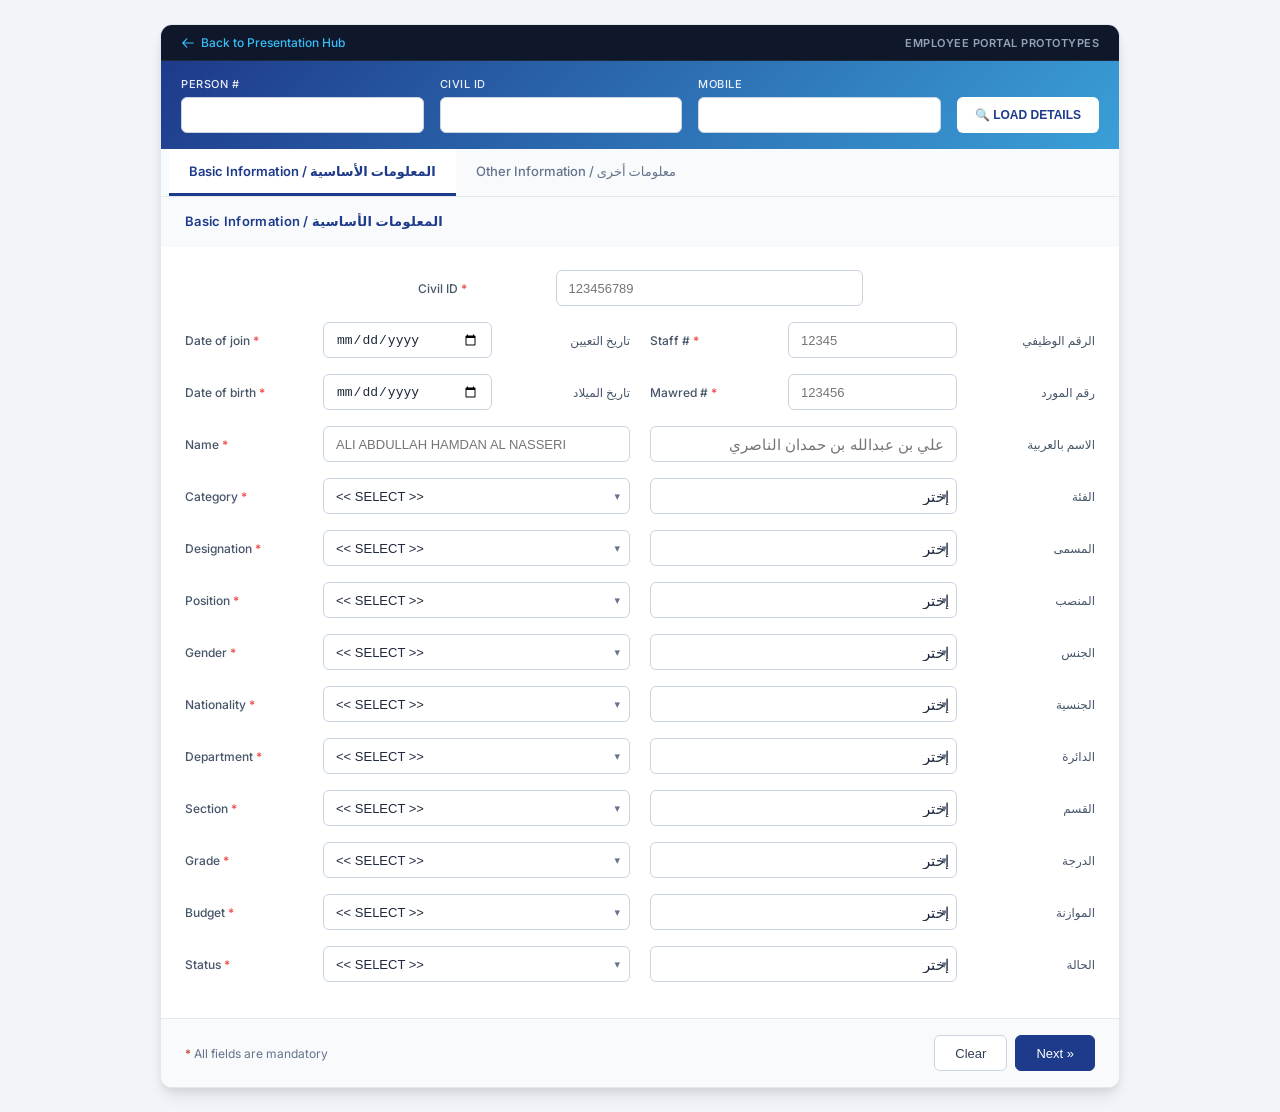
<file: employee_registration_form.html>
<!DOCTYPE html>
<html lang="en">

<head>
  <meta charset="UTF-8">
  <meta name="viewport" content="width=device-width, initial-scale=1.0">
  <title>Employee Registration</title>
  <link rel="stylesheet" href="assets/css/employee_registration_form.css">
</head>

<body>

  <div class="form-container">
    <!-- Top Navigation Bar -->
    <div class="top-nav-bar">
      <a href="index.html" class="back-link">
        <svg width="14" height="14" fill="none" stroke="currentColor" stroke-width="2" viewBox="0 0 24 24"
          xmlns="http://www.w3.org/2000/svg">
          <path stroke-linecap="round" stroke-linejoin="round" d="M10 19l-7-7m0 0l7-7m-7 7h18"></path>
        </svg>
        Back to Presentation Hub
      </a>
      <span class="project-title">Employee Portal Prototypes</span>
    </div>

    <!-- Search bar -->
    <div class="search-bar">
      <div><label>Person #</label><input type="text" id="s-person" placeholder=""></div>
      <div><label>Civil ID</label><input type="text" id="s-civil" placeholder=""></div>
      <div><label>Mobile</label><input type="text" id="s-mobile" placeholder=""></div>
      <button class="load-btn" onclick="doLoad()">&#128269; LOAD DETAILS</button>
    </div>

    <div class="found-banner" id="found-banner">
      &#10003; <span id="found-text">Person found and pre-filled.</span>
      <span style="margin-left:auto;font-size:11px">Existing person · New employee record will be created</span>
    </div>

    <!-- Tabs -->
    <div class="tabs-nav">
      <div class="tnav active" id="tnav1" onclick="goTab(1)">Basic Information / المعلومات الأساسية</div>
      <div class="tnav" id="tnav2" onclick="goTab(2)">Other Information / معلومات أخرى</div>
    </div>

    <!-- ══════════ TAB 1 ══════════ -->
    <div class="tab-panel active" id="tp1">
      <div class="sec-label">Basic Information / المعلومات الأساسية</div>
      <div class="form-body">

        <!-- ROW: Civil ID only (centred with exact same width as standard fields) -->
        <div class="frow civil-row">
          <div class="fc en-only">
            <span class="en-lbl">Civil ID <span class="req">*</span></span>
            <input type="text" id="civil-id" placeholder="123456789">
          </div>
        </div>

        <!-- ROW: Date of join | Staff # -->
        <div class="frow" style="grid-template-columns:1fr 1fr">
          <div class="fc">
            <span class="en-lbl">Date of join <span class="req">*</span></span>
            <input type="date" id="join-date">
            <span class="ar-lbl">تاريخ التعيين</span>
          </div>
          <div class="fc">
            <span class="en-lbl">Staff # <span class="req">*</span></span>
            <input type="text" id="staff-num" placeholder="12345">
            <span class="ar-lbl">الرقم الوظيفي</span>
          </div>
        </div>

        <!-- ROW: Date of birth | Mawred # -->
        <div class="frow" style="grid-template-columns:1fr 1fr">
          <div class="fc">
            <span class="en-lbl">Date of birth <span class="req">*</span></span>
            <input type="date" id="dob">
            <span class="ar-lbl">تاريخ الميلاد</span>
          </div>
          <div class="fc">
            <span class="en-lbl">Mawred # <span class="req">*</span></span>
            <input type="text" id="mawred" placeholder="123456">
            <span class="ar-lbl">رقم المورد</span>
          </div>
        </div>

        <!-- ROW: Name EN | Name AR -->
        <div class="frow" style="grid-template-columns:1fr 1fr">
          <div class="fc en-only">
            <span class="en-lbl">Name <span class="req">*</span></span>
            <input type="text" id="name-en" placeholder="ALI ABDULLAH HAMDAN AL NASSERI"
              style="text-transform:uppercase">
          </div>
          <div class="fc ar-only">
            <input type="text" id="name-ar" dir="rtl" placeholder="علي بن عبدالله بن حمدان الناصري"
              style="text-align:right">
            <span class="ar-lbl">الاسم بالعربية</span>
          </div>
        </div>

        <!-- ROW: Category EN | Category AR -->
        <div class="frow" style="grid-template-columns:1fr 1fr">
          <div class="fc en-only">
            <span class="en-lbl">Category <span class="req">*</span></span>
            <div class="sw"><select id="category" onchange="sync('category','category-ar')">
                <option value="">&lt;&lt; SELECT &gt;&gt;</option>
                <option>Medical</option>
                <option>Nursing</option>
                <option>Allied Health</option>
                <option>Administrative</option>
                <option>Support</option>
              </select></div>
          </div>
          <div class="fc ar-only">
            <div class="sw"><select id="category-ar" dir="rtl" onchange="sync('category-ar','category')"
                style="text-align:right;padding:0 7px 0 22px">
                <option value="">إختر</option>
                <option>طبي</option>
                <option>تمريض</option>
                <option>صحة مساندة</option>
                <option>إداري</option>
                <option>دعم</option>
              </select></div>
            <span class="ar-lbl">الفئة</span>
          </div>
        </div>

        <!-- ROW: Designation EN | AR -->
        <div class="frow" style="grid-template-columns:1fr 1fr">
          <div class="fc en-only">
            <span class="en-lbl">Designation <span class="req">*</span></span>
            <div class="sw"><select id="designation" onchange="sync('designation','designation-ar')">
                <option value="">&lt;&lt; SELECT &gt;&gt;</option>
                <option>Doctor</option>
                <option>Nurse</option>
                <option>Technician</option>
                <option>Administrator</option>
                <option>Other</option>
              </select></div>
          </div>
          <div class="fc ar-only">
            <div class="sw"><select id="designation-ar" dir="rtl" onchange="sync('designation-ar','designation')"
                style="text-align:right;padding:0 7px 0 22px">
                <option value="">إختر</option>
                <option>طبيب</option>
                <option>ممرض</option>
                <option>تقني</option>
                <option>إداري</option>
                <option>أخرى</option>
              </select></div>
            <span class="ar-lbl">المسمى</span>
          </div>
        </div>

        <!-- ROW: Position EN | AR -->
        <div class="frow" style="grid-template-columns:1fr 1fr">
          <div class="fc en-only">
            <span class="en-lbl">Position <span class="req">*</span></span>
            <div class="sw"><select id="position" onchange="sync('position','position-ar')">
                <option value="">&lt;&lt; SELECT &gt;&gt;</option>
                <option>Head of Department</option>
                <option>Senior</option>
                <option>Junior</option>
                <option>Intern</option>
              </select></div>
          </div>
          <div class="fc ar-only">
            <div class="sw"><select id="position-ar" dir="rtl" onchange="sync('position-ar','position')"
                style="text-align:right;padding:0 7px 0 22px">
                <option value="">إختر</option>
                <option>رئيس قسم</option>
                <option>أول</option>
                <option>ثانٍ</option>
                <option>متدرب</option>
              </select></div>
            <span class="ar-lbl">المنصب</span>
          </div>
        </div>

        <!-- ROW: Gender EN | AR -->
        <div class="frow" style="grid-template-columns:1fr 1fr">
          <div class="fc en-only">
            <span class="en-lbl">Gender <span class="req">*</span></span>
            <div class="sw"><select id="gender" onchange="sync('gender','gender-ar')">
                <option value="">&lt;&lt; SELECT &gt;&gt;</option>
                <option>Male</option>
                <option>Female</option>
              </select></div>
          </div>
          <div class="fc ar-only">
            <div class="sw"><select id="gender-ar" dir="rtl" onchange="sync('gender-ar','gender')"
                style="text-align:right;padding:0 7px 0 22px">
                <option value="">إختر</option>
                <option>ذكر</option>
                <option>أنثى</option>
              </select></div>
            <span class="ar-lbl">الجنس</span>
          </div>
        </div>

        <!-- ROW: Nationality EN | AR -->
        <div class="frow" style="grid-template-columns:1fr 1fr">
          <div class="fc en-only">
            <span class="en-lbl">Nationality <span class="req">*</span></span>
            <div class="sw"><select id="nationality" onchange="sync('nationality','nationality-ar')">
                <option value="">&lt;&lt; SELECT &gt;&gt;</option>
                <option>Omani</option>
                <option>Other</option>
              </select></div>
          </div>
          <div class="fc ar-only">
            <div class="sw"><select id="nationality-ar" dir="rtl" onchange="sync('nationality-ar','nationality')"
                style="text-align:right;padding:0 7px 0 22px">
                <option value="">إختر</option>
                <option>عُماني</option>
                <option>أخرى</option>
              </select></div>
            <span class="ar-lbl">الجنسية</span>
          </div>
        </div>

        <!-- ROW: Department EN | AR -->
        <div class="frow" style="grid-template-columns:1fr 1fr">
          <div class="fc en-only">
            <span class="en-lbl">Department <span class="req">*</span></span>
            <div class="sw"><select id="department" onchange="sync('department','department-ar')">
                <option value="">&lt;&lt; SELECT &gt;&gt;</option>
                <option>Emergency</option>
                <option>Paediatrics</option>
                <option>Surgery</option>
                <option>Radiology</option>
                <option>Internal Medicine</option>
              </select></div>
          </div>
          <div class="fc ar-only">
            <div class="sw"><select id="department-ar" dir="rtl" onchange="sync('department-ar','department')"
                style="text-align:right;padding:0 7px 0 22px">
                <option value="">إختر</option>
                <option>الطوارئ</option>
                <option>طب الأطفال</option>
                <option>الجراحة</option>
                <option>الأشعة</option>
                <option>الباطنية</option>
              </select></div>
            <span class="ar-lbl">الدائرة</span>
          </div>
        </div>

        <!-- ROW: Section EN | AR -->
        <div class="frow" style="grid-template-columns:1fr 1fr">
          <div class="fc en-only">
            <span class="en-lbl">Section <span class="req">*</span></span>
            <div class="sw"><select id="section" onchange="sync('section','section-ar')">
                <option value="">&lt;&lt; SELECT &gt;&gt;</option>
                <option>Section A</option>
                <option>Section B</option>
                <option>Section C</option>
              </select></div>
          </div>
          <div class="fc ar-only">
            <div class="sw"><select id="section-ar" dir="rtl" onchange="sync('section-ar','section')"
                style="text-align:right;padding:0 7px 0 22px">
                <option value="">إختر</option>
                <option>قسم أ</option>
                <option>قسم ب</option>
                <option>قسم ج</option>
              </select></div>
            <span class="ar-lbl">القسم</span>
          </div>
        </div>

        <!-- ROW: Grade EN | AR -->
        <div class="frow" style="grid-template-columns:1fr 1fr">
          <div class="fc en-only">
            <span class="en-lbl">Grade <span class="req">*</span></span>
            <div class="sw"><select id="grade" onchange="sync('grade','grade-ar')">
                <option value="">&lt;&lt; SELECT &gt;&gt;</option>
                <option>Grade 1</option>
                <option>Grade 2</option>
                <option>Grade 3</option>
                <option>Grade 4</option>
                <option>Grade 5</option>
              </select></div>
          </div>
          <div class="fc ar-only">
            <div class="sw"><select id="grade-ar" dir="rtl" onchange="sync('grade-ar','grade')"
                style="text-align:right;padding:0 7px 0 22px">
                <option value="">إختر</option>
                <option>درجة 1</option>
                <option>درجة 2</option>
                <option>درجة 3</option>
                <option>درجة 4</option>
                <option>درجة 5</option>
              </select></div>
            <span class="ar-lbl">الدرجة</span>
          </div>
        </div>

        <!-- ROW: Budget EN | AR -->
        <div class="frow" style="grid-template-columns:1fr 1fr">
          <div class="fc en-only">
            <span class="en-lbl">Budget <span class="req">*</span></span>
            <div class="sw"><select id="budget" onchange="sync('budget','budget-ar')">
                <option value="">&lt;&lt; SELECT &gt;&gt;</option>
                <option>Ministry</option>
                <option>Self-funded</option>
                <option>Project</option>
              </select></div>
          </div>
          <div class="fc ar-only">
            <div class="sw"><select id="budget-ar" dir="rtl" onchange="sync('budget-ar','budget')"
                style="text-align:right;padding:0 7px 0 22px">
                <option value="">إختر</option>
                <option>وزارة</option>
                <option>ذاتي</option>
                <option>مشروع</option>
              </select></div>
            <span class="ar-lbl">الموازنة</span>
          </div>
        </div>

        <!-- ROW: Status EN | AR -->
        <div class="frow" style="grid-template-columns:1fr 1fr">
          <div class="fc en-only">
            <span class="en-lbl">Status <span class="req">*</span></span>
            <div class="sw"><select id="status" onchange="sync('status','status-ar')">
                <option value="">&lt;&lt; SELECT &gt;&gt;</option>
                <option>Active</option>
                <option>Inactive</option>
                <option>On Leave</option>
                <option>Terminated</option>
              </select></div>
          </div>
          <div class="fc ar-only">
            <div class="sw"><select id="status-ar" dir="rtl" onchange="sync('status-ar','status')"
                style="text-align:right;padding:0 7px 0 22px">
                <option value="">إختر</option>
                <option>نشط</option>
                <option>غير نشط</option>
                <option>في إجازة</option>
                <option>منتهي</option>
              </select></div>
            <span class="ar-lbl">الحالة</span>
          </div>
        </div>

      </div>
      <div class="err-alert" id="err1"></div>
      <div class="action-bar">
        <div class="action-note"><span style="color:#c0392b">*</span> All fields are mandatory</div>
        <div class="btn-row">
          <button class="btn btn-default" onclick="clearAll()">Clear</button>
          <button class="btn btn-primary" onclick="nextTab()">Next &raquo;</button>
        </div>
      </div>
    </div>

    <!-- ══════════ TAB 2 ══════════ -->
    <div class="tab-panel" id="tp2">
      <div class="sec-label">Other Information / معلومات أخرى</div>
      <div class="form-body">

        <!-- Marital Status -->
        <div class="frow" style="grid-template-columns:1fr 1fr">
          <div class="fc en-only">
            <span class="en-lbl">Marital Status <span class="req">*</span></span>
            <div class="sw"><select id="marital" onchange="sync('marital','marital-ar')">
                <option value="">&lt;&lt; SELECT &gt;&gt;</option>
                <option>Single</option>
                <option>Married</option>
                <option>Divorced</option>
                <option>Widowed</option>
              </select></div>
          </div>
          <div class="fc ar-only">
            <div class="sw"><select id="marital-ar" dir="rtl" onchange="sync('marital-ar','marital')"
                style="text-align:right;padding:0 7px 0 22px">
                <option value="">إختر</option>
                <option>أعزب</option>
                <option>متزوج</option>
                <option>مطلق</option>
                <option>أرمل</option>
              </select></div>
            <span class="ar-lbl">الحالة</span>
          </div>
        </div>

        <!-- Religion -->
        <div class="frow" style="grid-template-columns:1fr 1fr">
          <div class="fc en-only">
            <span class="en-lbl">Religion <span class="req">*</span></span>
            <div class="sw"><select id="religion" onchange="sync('religion','religion-ar')">
                <option value="">&lt;&lt; SELECT &gt;&gt;</option>
                <option>Islam</option>
                <option>Christianity</option>
                <option>Other</option>
              </select></div>
          </div>
          <div class="fc ar-only">
            <div class="sw"><select id="religion-ar" dir="rtl" onchange="sync('religion-ar','religion')"
                style="text-align:right;padding:0 7px 0 22px">
                <option value="">إختر</option>
                <option>الإسلام</option>
                <option>المسيحية</option>
                <option>أخرى</option>
              </select></div>
            <span class="ar-lbl">الديانة</span>
          </div>
        </div>

        <!-- Governorate -->
        <div class="frow" style="grid-template-columns:1fr 1fr">
          <div class="fc en-only">
            <span class="en-lbl">Governorate <span class="req">*</span></span>
            <div class="sw"><select id="gov" onchange="sync('gov','gov-ar');updateArea()">
                <option value="">&lt;&lt; SELECT &gt;&gt;</option>
                <option>Muscat</option>
                <option>Dhofar</option>
                <option>Batinah North</option>
                <option>Batinah South</option>
                <option>Dakhliyah</option>
              </select></div>
          </div>
          <div class="fc ar-only">
            <div class="sw"><select id="gov-ar" dir="rtl" onchange="sync('gov-ar','gov');updateArea()"
                style="text-align:right;padding:0 7px 0 22px">
                <option value="">إختر</option>
                <option>مسقط</option>
                <option>ظفار</option>
                <option>شمال الباطنة</option>
                <option>جنوب الباطنة</option>
                <option>الداخلية</option>
              </select></div>
            <span class="ar-lbl">المحافظة</span>
          </div>
        </div>

        <!-- Area -->
        <div class="frow" style="grid-template-columns:1fr 1fr">
          <div class="fc en-only">
            <span class="en-lbl">Area <span class="req">*</span></span>
            <div class="sw"><select id="area">
                <option value="">&lt;&lt; SELECT &gt;&gt;</option>
              </select></div>
          </div>
          <div class="fc ar-only">
            <div class="sw"><select id="area-ar" dir="rtl" style="text-align:right;padding:0 7px 0 22px">
                <option value="">إختر</option>
              </select></div>
            <span class="ar-lbl">الولاية</span>
          </div>
        </div>

        <!-- Subarea -->
        <div class="frow" style="grid-template-columns:1fr 1fr">
          <div class="fc en-only">
            <span class="en-lbl">Subarea <span class="req">*</span></span>
            <div class="sw"><select id="subarea" onchange="sync('subarea','subarea-ar')">
                <option value="">&lt;&lt; SELECT &gt;&gt;</option>
                <option>Block A</option>
                <option>Block B</option>
                <option>Block C</option>
              </select></div>
          </div>
          <div class="fc ar-only">
            <div class="sw"><select id="subarea-ar" dir="rtl" onchange="sync('subarea-ar','subarea')"
                style="text-align:right;padding:0 7px 0 22px">
                <option value="">إختر</option>
                <option>حي أ</option>
                <option>حي ب</option>
                <option>حي ج</option>
              </select></div>
            <span class="ar-lbl">المنطقة</span>
          </div>
        </div>

        <!-- Emergency phone | Phone -->
        <div class="frow" style="grid-template-columns:1fr 1fr">
          <div class="fc">
            <span class="en-lbl">Emergency phone <span class="req">*</span></span>
            <input type="tel" id="emergency-phone" placeholder="99999999">
            <span class="ar-lbl">هاتف الطوارئ</span>
          </div>
          <div class="fc">
            <span class="en-lbl">Phone <span class="req">*</span></span>
            <input type="tel" id="phone" placeholder="99999999">
            <span class="ar-lbl">الهاتف</span>
          </div>
        </div>

        <!-- Email -->
        <div class="frow" style="grid-template-columns:1fr 1fr">
          <div class="fc">
            <span class="en-lbl">Email <span class="req">*</span></span>
            <input type="email" id="email" placeholder="Moh@moh.gov.om">
            <span class="ar-lbl">البريد الإلكتروني</span>
          </div>
          <div></div>
        </div>

      </div>

      <div class="err-alert" id="err2"></div>
      <div class="success-block" id="success-block">
        <h4>&#10003; Employee registered successfully / تم تسجيل الموظف بنجاح</h4>
        <p>Person and Employee records created and linked atomically.</p>
        <div class="ref-pill" id="success-ref"></div>
      </div>

      <div class="action-bar">
        <div class="action-note"><span style="color:#c0392b">*</span> All fields are mandatory</div>
        <div class="btn-row">
          <button class="btn btn-default" onclick="goTab(1)">&laquo; Back</button>
          <button class="btn btn-default" onclick="clearAll()">Clear</button>
          <button class="btn btn-success" onclick="doSubmit()">&#10003; Save</button>
        </div>
      </div>
    </div>

  </div> <!-- Close .form-container -->

  <script src="assets/js/employee_registration_form.js"></script>
</body>

</html>
</file>
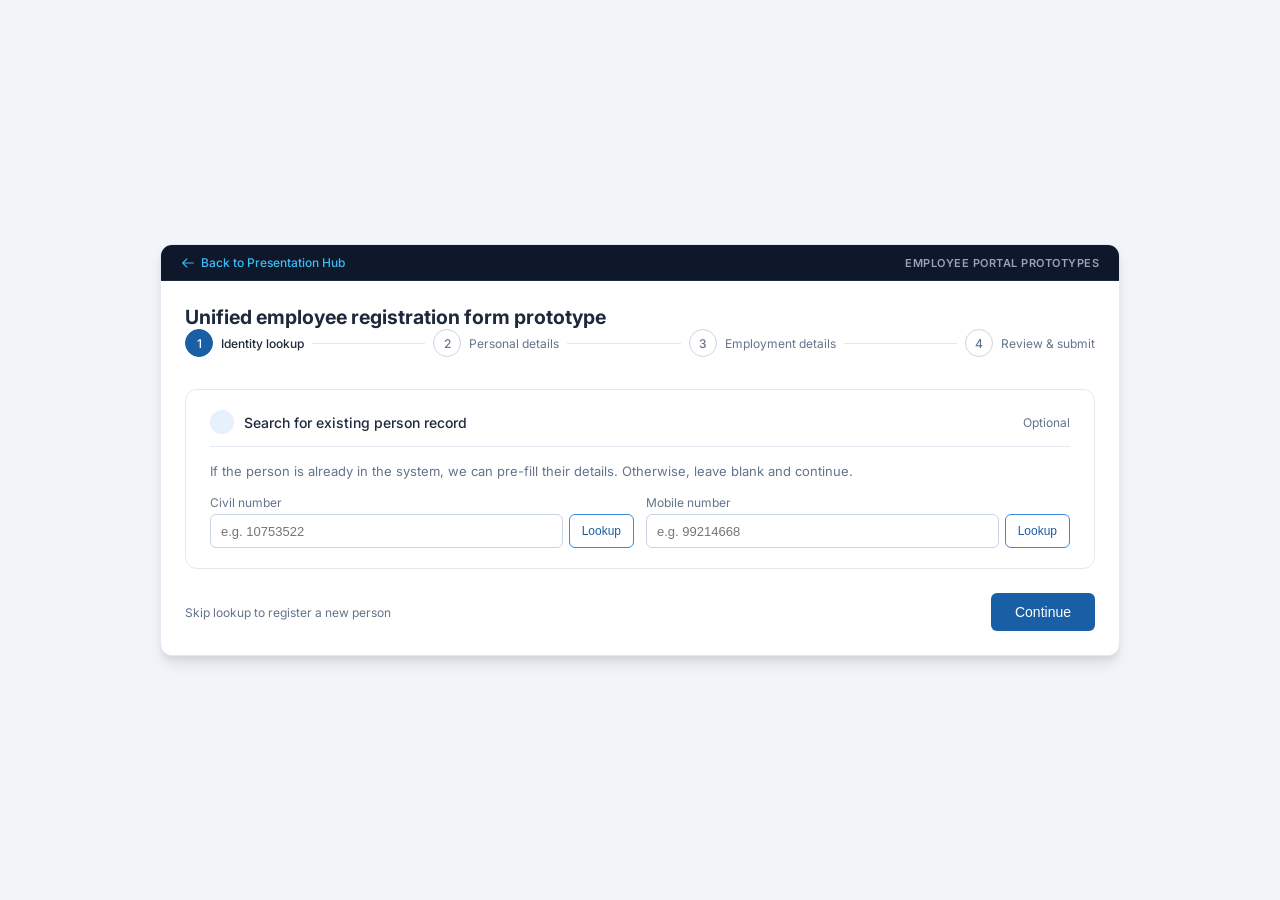
<file: unified_employee_registration_prototype.html>
<!DOCTYPE html>
<html lang="en">

<head>
  <meta charset="UTF-8">
  <meta name="viewport" content="width=device-width, initial-scale=1.0">
  <title>Step-by-Step Employee Registration Wizard</title>
  <link rel="stylesheet" href="assets/css/unified_employee_registration.css">
</head>

<body>

  <div class="form-container">
    <!-- Top Navigation Bar -->
    <div class="top-nav-bar">
      <a href="index.html" class="back-link">
        <svg width="14" height="14" fill="none" stroke="currentColor" stroke-width="2" viewBox="0 0 24 24"
          xmlns="http://www.w3.org/2000/svg">
          <path stroke-linecap="round" stroke-linejoin="round" d="M10 19l-7-7m0 0l7-7m-7 7h18"></path>
        </svg>
        Back to Presentation Hub
      </a>
      <span class="project-title">Employee Portal Prototypes</span>
    </div>

    <div class="form-wrap">
      <h2 class="sr-only">Unified employee registration form prototype</h2>

      <div class="step-bar">
        <div class="step active" id="s1">
          <div class="step-circle">1</div>
          <span class="step-label">Identity lookup</span>
        </div>
        <div class="step-line"></div>
        <div class="step" id="s2">
          <div class="step-circle">2</div>
          <span class="step-label">Personal details</span>
        </div>
        <div class="step-line"></div>
        <div class="step" id="s3">
          <div class="step-circle">3</div>
          <span class="step-label">Employment details</span>
        </div>
        <div class="step-line"></div>
        <div class="step" id="s4">
          <div class="step-circle">4</div>
          <span class="step-label">Review &amp; submit</span>
        </div>
      </div>

      <div class="form-main" id="form-main">

        <div id="panel-1">
          <div class="section-card">
            <div class="section-header">
              <div class="section-badge badge-person"><i class="ti ti-search" aria-hidden="true"></i></div>
              <span class="section-title">Search for existing person record</span>
              <span class="section-sub">Optional</span>
            </div>
            <p style="font-size:13px;color:var(--color-text-secondary);margin-bottom:1rem">If the person is already in
              the system, we can pre-fill their details. Otherwise, leave blank and continue.</p>
            <div class="field-grid">
              <div class="field-group">
                <label>Civil number</label>
                <div class="input-with-btn">
                  <input type="text" id="search-civil" placeholder="e.g. 10753522">
                  <button class="lookup-btn" onclick="doLookup('civil')"><i class="ti ti-search" aria-hidden="true"></i>
                    Lookup</button>
                </div>
              </div>
              <div class="field-group">
                <label>Mobile number</label>
                <div class="input-with-btn">
                  <input type="text" id="search-mobile" placeholder="e.g. 99214668">
                  <button class="lookup-btn" onclick="doLookup('mobile')"><i class="ti ti-search"
                      aria-hidden="true"></i> Lookup</button>
                </div>
              </div>
            </div>
            <div id="lookup-result" class="lookup-result" style="margin-top:12px">
              <div class="lookup-result-label"><i class="ti ti-circle-check" aria-hidden="true"></i> Person record found
              </div>
              <div class="lookup-result-name" id="lr-name">—</div>
              <div class="lookup-result-meta" id="lr-meta">—</div>
            </div>
          </div>
          <div class="action-row">
            <div style="font-size:12px;color:var(--color-text-secondary)">Skip lookup to register a new person</div>
            <button class="btn-primary" onclick="goStep(2)">Continue <i class="ti ti-arrow-right"
                aria-hidden="true"></i></button>
          </div>
        </div>

        <div id="panel-2" style="display:none">
          <div class="section-card">
            <div class="section-header">
              <div class="section-badge badge-person">P</div>
              <span class="section-title">Personal information</span>
              <span id="person-status-pill" class="status-pill pill-new">New record</span>
            </div>

            <div class="lookup-result show" id="prefill-banner" style="display:none!important;margin-bottom:12px">
              <div class="lookup-result-label">Pre-filled from existing record — review and confirm</div>
            </div>

            <div class="field-grid" style="margin-bottom:12px">
              <div class="field-group">
                <label>Civil number <span class="req">*</span></label>
                <input type="text" id="civil" placeholder="10753522" value="">
              </div>
              <div class="field-group">
                <label>Full name (English) <span class="req">*</span></label>
                <input type="text" id="name-en" placeholder="MAYA AWADH RASHID AL KINDI">
              </div>
              <div class="field-group">
                <label>Full name (Arabic)</label>
                <input type="text" id="name-ar" placeholder="مياء بنت عوض بن راشد الكندية" dir="rtl">
              </div>
              <div class="field-group">
                <label>Date of birth <span class="req">*</span></label>
                <input type="date" id="dob">
              </div>
            </div>

            <div class="divider"></div>

            <div class="field-grid" style="margin-top:12px;margin-bottom:12px">
              <div class="field-group">
                <label>Gender <span class="req">*</span></label>
                <div class="toggle-group" id="gender-group">
                  <button class="toggle-btn" onclick="pick('gender','MALE',this)">Male</button>
                  <button class="toggle-btn" onclick="pick('gender','FEMALE',this)">Female</button>
                  <button class="toggle-btn" onclick="pick('gender','OTHER',this)">Other</button>
                </div>
              </div>
              <div class="field-group">
                <label>Marital status</label>
                <script src="assets/js/unified_employee_registration.js"></script>
                <select id="speciality">
                  <option value="">— select —</option>
                  <option>General Practice</option>
                  <option>Paediatrics</option>
                  <option>Surgery</option>
                  <option>Radiology</option>
                </select>
              </div>
              <div class="field-group">
                <label>Budget</label>
                <select id="budget">
                  <option value="">— select —</option>
                  <option>Ministry</option>
                  <option>Self-funded</option>
                  <option>Project</option>
                </select>
              </div>
              <div class="field-group">
                <label>Grade</label>
                <select id="grade">
                  <option value="">— select —</option>
                  <option>Grade 1</option>
                  <option>Grade 2</option>
                  <option>Grade 3</option>
                  <option>Grade 4</option>
                </select>
              </div>
            </div>
          </div>

          <div class="action-row">
            <button class="btn-secondary" onclick="goStep(2)"><i class="ti ti-arrow-left" aria-hidden="true"></i>
              Back</button>
            <button class="btn-primary" onclick="goStep(4)">Review &amp; submit <i class="ti ti-arrow-right"
                aria-hidden="true"></i></button>
          </div>
        </div>

        <div id="panel-4" style="display:none">
          <div class="section-card">
            <div class="section-header">
              <div class="section-badge badge-person"><i class="ti ti-user" aria-hidden="true"></i></div>
              <span class="section-title">Personal summary</span>
              <button style="margin-left:auto;background:none;border:none;font-size:12px;color:#185FA5;cursor:pointer"
                onclick="goStep(2)"><i class="ti ti-edit" aria-hidden="true"></i> Edit</button>
            </div>
            <div id="review-personal" class="field-grid" style="font-size:13px;gap:8px 12px"></div>
          </div>

          <div class="section-card">
            <div class="section-header">
              <div class="section-badge badge-employee">E</div>
              <span class="section-title">Employment summary</span>
              <button style="margin-left:auto;background:none;border:none;font-size:12px;color:#185FA5;cursor:pointer"
                onclick="goStep(3)"><i class="ti ti-edit" aria-hidden="true"></i> Edit</button>
            </div>
            <div id="review-employment" class="field-grid" style="font-size:13px;gap:8px 12px"></div>
          </div>

          <div
            style="background:var(--color-background-secondary);border-radius:var(--border-radius-md);padding:10px 14px;font-size:12px;color:var(--color-text-secondary);margin-bottom:1rem">
            <i class="ti ti-info-circle" aria-hidden="true"></i> Submitting will create both a <strong>Person</strong>
            record and a linked <strong>Employee</strong> record atomically. No partial saves.
          </div>

          <div class="action-row">
            <button class="btn-secondary" onclick="goStep(3)"><i class="ti ti-arrow-left" aria-hidden="true"></i>
              Back</button>
            <button class="btn-primary" id="submit-btn" onclick="doSubmit()"><i class="ti ti-circle-check"
                aria-hidden="true"></i> Register employee</button>
          </div>
        </div>

      </div>

      <div class="success-card" id="success-card">
        <div class="success-icon"><i class="ti ti-circle-check" aria-hidden="true"></i></div>
        <div class="success-title">Employee registered successfully</div>
        <div class="success-meta">Person and employee records created and linked.</div>
        <div class="ref-badge" id="success-ref">EMP-00412 · Civil 10753522</div>
        <div style="margin-top:1rem;display:flex;gap:8px;justify-content:center">
          <button class="btn-secondary"
            onclick="sendPrompt('What should happen after employee registration — what screens or workflows come next?')">What
            comes next? ↗</button>
          <button class="btn-primary" onclick="resetForm()"><i class="ti ti-plus" aria-hidden="true"></i> Register
            another</button>
        </div>
      </div>
    </div>

    <script>
      const state = { gender: null, marital: null, prefilled: false };
      const wilayahs = { Muscat: ['Seeb', 'Muttrah', 'Bausher', 'Muscat'], Dhofar: ['Salalah', 'Thumrait', 'Mirbat'], BatinahNorth: ['Sohar', 'Shinas', 'Liwa'] };

      function goStep(n) {
        for (let i = 1; i <= 4; i++) {
          const p = document.getElementById('panel-' + i);
          if (p) p.style.display = (i === n ? 'block' : 'none');
          const s = document.getElementById('s' + i);
          if (s) {
            s.classList.remove('active', 'done');
            if (i < n) s.classList.add('done');
            else if (i === n) s.classList.add('active');
          }
        }
        if (n === 4) buildReview();
      }

      function pick(type, val, btn) {
        state[type] = val;
        const group = document.getElementById(type + '-group');
        group.querySelectorAll('.toggle-btn').forEach(b => b.classList.remove('active'));
        btn.classList.add('active');
      }

      function doLookup(type) {
        const val = document.getElementById('search-' + type).value.trim();
        if (!val) return;
        const mockCivil = '10753522', mockMobile = '99214668';
        const found = (type === 'civil' && val === mockCivil) || (type === 'mobile' && val === mockMobile);
        const res = document.getElementById('lookup-result');
        if (found) {
          document.getElementById('lr-name').textContent = 'Maya Awadh Rashid Al Kindi';
          document.getElementById('lr-meta').textContent = 'Civil: 10753522 · DOB: 23/03/1980 · Female · Omani';
          res.classList.add('show');
          state.prefilled = true;
          prefillPersonal();
        } else {
          res.classList.remove('show');
          res.innerHTML = '<div class="lookup-result-label" style="color:#A32D2D"><i class="ti ti-alert-circle"></i> No record found — a new person will be created</div>';
          res.style.background = '#FCEBEB'; res.style.borderColor = '#F7C1C1';
          res.classList.add('show');
        }
      }

      function prefillPersonal() {
        document.getElementById('civil').value = '10753522';
        document.getElementById('name-en').value = 'MAYA AWADH RASHID AL KINDI';
        document.getElementById('name-ar').value = 'مياء بنت عوض بن راشد الكندية';
        document.getElementById('dob').value = '1980-03-23';
        document.getElementById('phone').value = '99214668';
        document.getElementById('emergency-phone').value = '99214668';
        document.getElementById('religion').value = 'Islam';
        document.getElementById('nationality').value = 'Omani';
        pick('gender', 'FEMALE', document.querySelector('#gender-group .toggle-btn:nth-child(2)'));
        pick('marital', 'MARRIED', document.querySelector('#marital-group .toggle-btn:nth-child(2)'));
        const pill = document.getElementById('person-status-pill');
        pill.textContent = 'Existing record'; pill.className = 'status-pill pill-existing';
      }

      function updateWilayah(gov) {
        const sel = document.getElementById('wilayah');
        sel.innerHTML = '<option value="">— select —</option>';
        const key = gov.replace(' ', '');
        if (wilayahs[key]) { wilayahs[key].forEach(w => { const o = document.createElement('option'); o.textContent = w; sel.appendChild(o); }) }
      }

      function rv(id) { return document.getElementById(id)?.value || '—' }

      function buildReview() {
        const rp = document.getElementById('review-personal');
        const re = document.getElementById('review-employment');
        const pFields = [
          ['Civil number', rv('civil')], ['Full name (EN)', rv('name-en')],
          ['Full name (AR)', rv('name-ar') || '—'], ['Date of birth', rv('dob')],
          ['Gender', state.gender || '—'], ['Marital status', state.marital || '—'],
          ['Religion', rv('religion')], ['Nationality', rv('nationality')],
          ['Phone', rv('phone')], ['Email', rv('email') || '—']
        ];
        const eFields = [
          ['Staff number', rv('staff-num')], ['Mawred number', rv('mawred') || '—'],
          ['Date of joining', rv('join-date')], ['Staff type', rv('staff-type')],
          ['Designation', rv('designation')], ['Speciality', rv('speciality') || '—'],
          ['Budget', rv('budget') || '—'], ['Grade', rv('grade') || '—']
        ];
        rp.innerHTML = pFields.map(([l, v]) => `<div class="field-group"><label>${l}</label><div style="font-size:13px;color:var(--color-text-primary);padding:5px 0;border-bottom:0.5px solid var(--color-border-tertiary)">${v}</div></div>`).join('');
        re.innerHTML = eFields.map(([l, v]) => `<div class="field-group"><label>${l}</label><div style="font-size:13px;color:var(--color-text-primary);padding:5px 0;border-bottom:0.5px solid var(--color-border-tertiary)">${v}</div></div>`).join('');
      }

      function doSubmit() {
        const btn = document.getElementById('submit-btn');
        btn.disabled = true; btn.textContent = 'Registering…';
        setTimeout(() => {
          document.getElementById('form-main').style.display = 'none';
          const sc = document.getElementById('success-card');
          sc.classList.add('show');
          const sn = rv('staff-num') || 'EMP-XXXX', cn = rv('civil') || '—';
          document.getElementById('success-ref').textContent = sn + ' · Civil ' + cn;
          document.querySelectorAll('.step').forEach(s => { s.classList.remove('active'); s.classList.add('done'); });
        }, 900);
      }

      function resetForm() {
        document.getElementById('form-main').style.display = 'block';
        document.getElementById('success-card').classList.remove('show');
        document.querySelectorAll('input').forEach(i => i.value = '');
        document.querySelectorAll('select').forEach(s => s.selectedIndex = 0);
        document.querySelectorAll('.toggle-btn').forEach(b => b.classList.remove('active'));
        document.getElementById('lookup-result').classList.remove('show');
        state.gender = null; state.marital = null; state.prefilled = false;
        const pill = document.getElementById('person-status-pill');
        pill.textContent = 'New record'; pill.className = 'status-pill pill-new';
        goStep(1);
      }
    </script>

  </div> <!-- Close .form-container -->
</body>

</html>
</file>
<file: assets/css/employee_registration_form.css>
@import url('https://fonts.googleapis.com/css2?family=Inter:wght@400;500;600;700&display=swap');

* {
    box-sizing: border-box;
    margin: 0;
    padding: 0;
}

body {
    font-family: 'Inter', "Segoe UI", system-ui, -apple-system, sans-serif;
    font-size: 13px;
    color: #334155;
    background: #f1f5f9;
    padding: 24px 16px;
    min-height: 100vh;
    display: flex;
    flex-direction: column;
    justify-content: center;
    align-items: center;
}

.form-container {
    width: 100%;
    max-width: 960px;
    background: #ffffff;
    border-radius: 12px;
    box-shadow: 0 4px 6px -1px rgba(0, 0, 0, 0.05), 0 10px 15px -3px rgba(0, 0, 0, 0.1);
    border: 1px solid #e2e8f0;
    overflow: hidden;
}

.top-nav-bar {
    background: #0f172a;
    padding: 10px 20px;
    display: flex;
    justify-content: space-between;
    align-items: center;
    border-bottom: 1px solid #1e293b;
    color: #94a3b8;
    font-size: 12px;
}

.back-link {
    color: #38bdf8;
    text-decoration: none;
    font-weight: 500;
    display: flex;
    align-items: center;
    gap: 6px;
    transition: color 0.15s ease;
}

.back-link:hover {
    color: #7dd3fc;
}

.project-title {
    font-weight: 600;
    text-transform: uppercase;
    letter-spacing: 0.5px;
    font-size: 11px;
}

.search-bar {
    background: linear-gradient(135deg, #1e3a8a 0%, #3a9fd8 100%);
    padding: 16px 20px;
    display: grid;
    grid-template-columns: 1fr 1fr 1fr auto;
    gap: 16px;
    align-items: end;
}

.search-bar label {
    color: rgba(255, 255, 255, 0.9);
    font-size: 11px;
    font-weight: 500;
    margin-bottom: 6px;
    display: block;
    text-transform: uppercase;
    letter-spacing: 0.5px;
}

.search-bar input {
    width: 100%;
    height: 36px;
    border: 1px solid rgba(255, 255, 255, 0.3);
    border-radius: 6px;
    background: rgba(255, 255, 255, 0.15);
    color: #ffffff;
    padding: 0 12px;
    font-size: 13px;
    outline: none;
    transition: all 0.2s;
}

.search-bar input:focus {
    background: rgba(255, 255, 255, 0.25);
    border-color: rgba(255, 255, 255, 0.8);
    box-shadow: 0 0 0 3px rgba(255, 255, 255, 0.1);
}

.search-bar input::placeholder {
    color: rgba(255, 255, 255, 0.5);
}

.load-btn {
    height: 36px;
    padding: 0 18px;
    background: #ffffff;
    border: none;
    border-radius: 6px;
    color: #1e3a8a;
    font-size: 12px;
    font-weight: 600;
    cursor: pointer;
    white-space: nowrap;
    display: flex;
    align-items: center;
    gap: 6px;
    transition: all 0.2s;
}

.load-btn:hover {
    background: #f8fafc;
    transform: translateY(-1px);
    box-shadow: 0 2px 4px rgba(0, 0, 0, 0.1);
}

.load-btn:active {
    transform: translateY(0);
}

.tabs-nav {
    display: flex;
    background: #f8fafc;
    border-bottom: 1px solid #e2e8f0;
    padding: 0 8px;
}

.tnav {
    padding: 14px 20px;
    font-size: 13px;
    font-weight: 500;
    cursor: pointer;
    color: #64748b;
    border-bottom: 3px solid transparent;
    transition: all 0.2s;
}

.tnav:hover {
    color: #1e3a8a;
    background: rgba(30, 58, 138, 0.02);
}

.tnav.active {
    color: #1e3a8a;
    border-bottom-color: #1e3a8a;
    font-weight: 600;
    background: #ffffff;
}

.tab-panel {
    display: none;
}

.tab-panel.active {
    display: block;
}

.sec-label {
    font-size: 13px;
    font-weight: 600;
    color: #1e3a8a;
    padding: 16px 24px;
    background: #f8fafc;
    border-bottom: 1px solid #f1f5f9;
    margin-bottom: 16px;
    letter-spacing: 0.3px;
}

.form-body {
    padding: 8px 24px 20px;
}

.frow {
    display: grid;
    gap: 20px;
    margin-bottom: 16px;
    align-items: end;
}

.civil-row {
    display: flex;
    justify-content: center;
}

.civil-row .fc {
    width: calc(50% - 10px);
}

.fc {
    display: grid;
    grid-template-columns: 130px 1fr 130px;
    align-items: center;
    gap: 8px;
}

.fc.en-only {
    grid-template-columns: 130px 1fr;
}

.fc.ar-only {
    grid-template-columns: 1fr 130px;
}

.fc .en-lbl {
    font-size: 12px;
    font-weight: 500;
    color: #475569;
    white-space: nowrap;
    flex-shrink: 0;
}

.fc .ar-lbl {
    font-size: 12px;
    font-weight: 500;
    color: #475569;
    white-space: nowrap;
    direction: rtl;
    flex-shrink: 0;
    text-align: right;
}

.fc .req {
    color: #ef4444;
}

input[type=text],
input[type=email],
input[type=tel],
input[type=date] {
    height: 36px;
    border: 1px solid #cbd5e1;
    border-radius: 6px;
    background: #ffffff;
    padding: 0 12px;
    font-size: 13px;
    color: #1e293b;
    outline: none;
    width: 100%;
    min-width: 0;
    transition: all 0.2s;
}

input:focus {
    border-color: #3a9fd8;
    box-shadow: 0 0 0 3px rgba(58, 159, 216, 0.15);
}

input.err {
    border-color: #ef4444;
    background: #fef2f2;
}

.sw {
    position: relative;
    width: 100%;
}

.sw::after {
    content: '▾';
    position: absolute;
    right: 10px;
    top: 50%;
    transform: translateY(-50%);
    font-size: 11px;
    color: #64748b;
    pointer-events: none;
}

select {
    width: 100%;
    height: 36px;
    border: 1px solid #cbd5e1;
    border-radius: 6px;
    background: #ffffff;
    padding: 0 28px 0 12px;
    font-size: 13px;
    color: #1e293b;
    outline: none;
    appearance: none;
    -webkit-appearance: none;
    cursor: pointer;
    transition: all 0.2s;
}

select:focus {
    border-color: #3a9fd8;
    box-shadow: 0 0 0 3px rgba(58, 159, 216, 0.15);
}

select.err {
    border-color: #ef4444;
    background: #fef2f2;
}

select[dir="rtl"],
input[dir="rtl"] {
    font-size: 15px;
    font-weight: 500;
    color: #1e293b;
}

.action-bar {
    display: flex;
    justify-content: space-between;
    align-items: center;
    padding: 16px 24px;
    background: #f8fafc;
    border-top: 1px solid #e2e8f0;
}

.action-note {
    font-size: 12px;
    color: #64748b;
}

.btn-row {
    display: flex;
    gap: 8px;
}

.btn {
    height: 36px;
    padding: 0 20px;
    border-radius: 6px;
    font-size: 13px;
    font-weight: 500;
    cursor: pointer;
    border: 1px solid transparent;
    display: flex;
    align-items: center;
    gap: 6px;
    transition: all 0.2s;
}

.btn-default {
    background: #ffffff;
    border-color: #cbd5e1;
    color: #334155;
}

.btn-default:hover {
    background: #f8fafc;
    border-color: #94a3b8;
}

.btn-primary {
    background: #1e3a8a;
    border-color: #1e3a8a;
    color: #ffffff;
}

.btn-primary:hover {
    background: #172554;
}

.btn-success {
    background: #10b981;
    border-color: #10b981;
    color: #ffffff;
}

.btn-success:hover {
    background: #047857;
}

.err-alert {
    background: #fef2f2;
    border: 1px solid #fca5a5;
    padding: 10px 16px;
    margin: 0 24px 12px;
    border-radius: 6px;
    font-size: 13px;
    color: #991b1b;
    display: none;
    align-items: center;
    gap: 8px;
    font-weight: 500;
}

.err-alert.show {
    display: flex;
}

.success-block {
    background: #ecfdf5;
    border: 1px solid #a7f3d0;
    margin: 16px 24px;
    border-radius: 8px;
    padding: 20px;
    text-align: center;
    display: none;
}

.success-block.show {
    display: block;
}

.success-block h4 {
    color: #065f46;
    font-size: 15px;
    margin-bottom: 8px;
    font-weight: 600;
}

.success-block p {
    color: #047857;
    font-size: 13px;
}

.ref-pill {
    display: inline-block;
    background: #ffffff;
    border: 1px solid #a7f3d0;
    border-radius: 6px;
    padding: 6px 16px;
    font-size: 13px;
    font-weight: 600;
    color: #065f46;
    margin-top: 10px;
    box-shadow: 0 1px 2px rgba(0, 0, 0, 0.05);
}

.found-banner {
    background: #f0f9ff;
    border-bottom: 1px solid #bae6fd;
    padding: 10px 20px;
    font-size: 13px;
    color: #0369a1;
    display: none;
    align-items: center;
    gap: 8px;
    font-weight: 500;
}

.found-banner.show {
    display: flex;
}

@media (max-width: 800px) {
    body {
        padding: 12px 8px;
    }

    .form-container {
        border-radius: 8px;
    }

    .search-bar {
        grid-template-columns: 1fr;
        gap: 12px;
    }

    .load-btn {
        width: 100%;
        justify-content: center;
        margin-top: 4px;
    }

    .frow {
        grid-template-columns: 1fr !important;
        gap: 16px;
    }

    .civil-row {
        display: grid;
    }

    .civil-row .fc {
        width: 100%;
    }
}

@media (max-width: 540px) {
    .fc {
        grid-template-columns: 1fr !important;
        gap: 4px;
    }

    .fc .en-lbl {
        text-align: left;
    }

    .fc .ar-lbl {
        text-align: right;
        direction: rtl;
    }

    .tabs-nav {
        flex-direction: column;
    }

    .tnav {
        padding: 10px 16px;
        border-bottom: none;
        border-left: 3px solid transparent;
    }

    .tnav.active {
        border-left-color: #1e3a8a;
    }
}
</file>
<file: assets/css/unified_employee_registration.css>
@import url('https://fonts.googleapis.com/css2?family=Inter:wght@400;500;600;700&display=swap');

:root {
    --font-sans: 'Inter', "Segoe UI", system-ui, -apple-system, sans-serif;
    --color-border-secondary: #cbd5e1;
    --color-border-tertiary: #e2e8f0;
    --color-text-secondary: #64748b;
    --color-text-primary: #1e293b;
    --color-background-primary: #ffffff;
    --color-background-secondary: #f8fafc;
    --border-radius-lg: 12px;
    --border-radius-md: 6px;
}

* {
    box-sizing: border-box;
    margin: 0;
    padding: 0;
}

body {
    font-family: var(--font-sans);
    font-size: 13px;
    color: var(--color-text-primary);
    background: #f1f5f9;
    padding: 24px 16px;
    min-height: 100vh;
    display: flex;
    flex-direction: column;
    justify-content: center;
    align-items: center;
}

.form-container {
    width: 100%;
    max-width: 960px;
    background: #ffffff;
    border-radius: 12px;
    box-shadow: 0 4px 6px -1px rgba(0, 0, 0, 0.05), 0 10px 15px -3px rgba(0, 0, 0, 0.1);
    border: 1px solid #e2e8f0;
    overflow: hidden;
}

.top-nav-bar {
    background: #0f172a;
    padding: 10px 20px;
    display: flex;
    justify-content: space-between;
    align-items: center;
    border-bottom: 1px solid #1e293b;
    color: #94a3b8;
    font-size: 12px;
}

.back-link {
    color: #38bdf8;
    text-decoration: none;
    font-weight: 500;
    display: flex;
    align-items: center;
    gap: 6px;
    transition: color 0.15s ease;
}

.back-link:hover {
    color: #7dd3fc;
}

.project-title {
    font-weight: 600;
    text-transform: uppercase;
    letter-spacing: 0.5px;
    font-size: 11px;
}

.form-wrap {
    padding: 24px;
}

.step-bar {
    display: flex;
    align-items: center;
    gap: 0;
    margin-bottom: 2rem;
}

.step {
    display: flex;
    align-items: center;
    gap: 8px;
    flex: 1;
}

.step-circle {
    width: 28px;
    height: 28px;
    border-radius: 50%;
    border: 1.5px solid var(--color-border-secondary);
    display: flex;
    align-items: center;
    justify-content: center;
    font-size: 12px;
    font-weight: 500;
    color: var(--color-text-secondary);
    background: var(--color-background-primary);
    flex-shrink: 0;
    transition: all .2s;
}

.step-label {
    font-size: 12px;
    color: var(--color-text-secondary);
    white-space: nowrap;
}

.step-line {
    flex: 1;
    height: 1px;
    background: var(--color-border-tertiary);
    margin: 0 8px;
}

.step.active .step-circle {
    background: #185FA5;
    border-color: #185FA5;
    color: #fff;
}

.step.active .step-label {
    color: var(--color-text-primary);
    font-weight: 500;
}

.step.done .step-circle {
    background: #1D9E75;
    border-color: #1D9E75;
    color: #fff;
}

.step.done .step-label {
    color: #0F6E56;
}

.section-card {
    background: var(--color-background-primary);
    border: 0.5px solid var(--color-border-tertiary);
    border-radius: var(--border-radius-lg);
    padding: 1.25rem 1.5rem;
    margin-bottom: 1rem;
}

.section-header {
    display: flex;
    align-items: center;
    gap: 10px;
    margin-bottom: 1rem;
    padding-bottom: .75rem;
    border-bottom: 0.5px solid var(--color-border-tertiary);
}

.section-badge {
    width: 24px;
    height: 24px;
    border-radius: 50%;
    display: flex;
    align-items: center;
    justify-content: center;
    font-size: 11px;
    font-weight: 500;
    flex-shrink: 0;
}

.badge-person {
    background: #E6F1FB;
    color: #0C447C;
}

.badge-employee {
    background: #E1F5EE;
    color: #085041;
}

.section-title {
    font-size: 14px;
    font-weight: 500;
    color: var(--color-text-primary);
}

.section-sub {
    font-size: 12px;
    color: var(--color-text-secondary);
    margin-left: auto;
}

.field-grid {
    display: grid;
    grid-template-columns: 1fr 1fr;
    gap: 12px;
}

.field-grid-3 {
    display: grid;
    grid-template-columns: 1fr 1fr 1fr;
    gap: 12px;
}

.field-full {
    grid-column: 1/-1;
}

.field-group {
    display: flex;
    flex-direction: column;
    gap: 4px;
}

label {
    font-size: 12px;
    color: var(--color-text-secondary);
}

label .req {
    color: #E24B4A;
    margin-left: 2px;
}

input,
select {
    width: 100%;
    height: 34px;
    border: 0.5px solid var(--color-border-secondary);
    border-radius: var(--border-radius-md);
    padding: 0 10px;
    font-size: 13px;
    color: var(--color-text-primary);
    background: var(--color-background-primary);
    outline: none;
}

input:focus,
select:focus {
    border-color: #378ADD;
    box-shadow: 0 0 0 2px rgba(55, 138, 221, .15);
}

input.error,
select.error {
    border-color: #E24B4A;
}

input.success {
    border-color: #1D9E75;
}

.input-with-btn {
    display: flex;
    gap: 6px;
}

.input-with-btn input {
    flex: 1;
}

.lookup-btn {
    height: 34px;
    padding: 0 12px;
    border: 0.5px solid #378ADD;
    border-radius: var(--border-radius-md);
    background: transparent;
    color: #185FA5;
    font-size: 12px;
    font-weight: 500;
    cursor: pointer;
    white-space: nowrap;
    transition: background .15s;
}

.lookup-btn:hover {
    background: #E6F1FB;
}

.toggle-group {
    display: flex;
    gap: 6px;
    flex-wrap: wrap;
}

.toggle-btn {
    flex: 1;
    min-width: 60px;
    height: 34px;
    border: 0.5px solid var(--color-border-secondary);
    border-radius: var(--border-radius-md);
    background: transparent;
    font-size: 12px;
    color: var(--color-text-secondary);
    cursor: pointer;
    transition: all .15s;
}

.toggle-btn.active {
    background: #185FA5;
    border-color: #185FA5;
    color: #fff;
}

.lookup-result {
    background: #E6F1FB;
    border: 0.5px solid #B5D4F4;
    border-radius: var(--border-radius-md);
    padding: 10px 12px;
    margin-bottom: 12px;
    display: none;
}

.lookup-result.show {
    display: block;
}

.lookup-result-label {
    font-size: 11px;
    color: #185FA5;
    font-weight: 500;
    margin-bottom: 4px;
}

.lookup-result-name {
    font-size: 14px;
    font-weight: 500;
    color: #0C447C;
}

.lookup-result-meta {
    font-size: 12px;
    color: #185FA5;
    margin-top: 2px;
}

.hint {
    font-size: 11px;
    color: var(--color-text-tertiary);
    margin-top: 2px;
}

.divider {
    height: 0.5px;
    background: var(--color-border-tertiary);
    margin: 12px 0;
}

.action-row {
    display: flex;
    align-items: center;
    justify-content: space-between;
    margin-top: 1.5rem;
}

.btn-primary {
    height: 38px;
    padding: 0 24px;
    background: #185FA5;
    border: none;
    border-radius: var(--border-radius-md);
    color: #fff;
    font-size: 14px;
    font-weight: 500;
    cursor: pointer;
    transition: background .15s;
}

.btn-primary:hover {
    background: #0C447C;
}

.btn-primary:disabled {
    background: var(--color-border-secondary);
    cursor: not-allowed;
}

.btn-secondary {
    height: 38px;
    padding: 0 20px;
    background: transparent;
    border: 0.5px solid var(--color-border-secondary);
    border-radius: var(--border-radius-md);
    color: var(--color-text-secondary);
    font-size: 14px;
    cursor: pointer;
}

.btn-secondary:hover {
    background: var(--color-background-secondary);
}

.status-pill {
    font-size: 11px;
    padding: 3px 10px;
    border-radius: 20px;
    font-weight: 500;
}

.pill-new {
    background: #E1F5EE;
    color: #085041;
}

.pill-existing {
    background: #E6F1FB;
    color: #0C447C;
}

.success-card {
    background: #E1F5EE;
    border: 0.5px solid #9FE1CB;
    border-radius: var(--border-radius-lg);
    padding: 1.5rem;
    text-align: center;
    display: none;
}

.success-card.show {
    display: block;
}

.success-icon {
    font-size: 32px;
    color: #1D9E75;
    margin-bottom: .75rem;
}

.success-title {
    font-size: 16px;
    font-weight: 500;
    color: #085041;
    margin-bottom: .5rem;
}

.success-meta {
    font-size: 13px;
    color: #0F6E56;
}

.ref-badge {
    display: inline-block;
    background: #fff;
    border: 0.5px solid #9FE1CB;
    border-radius: var(--border-radius-md);
    padding: 4px 14px;
    font-size: 13px;
    font-weight: 500;
    color: #085041;
    margin-top: .75rem;
}

.form-main {
    display: block;
}

@media (max-width: 800px) {
    body {
        padding: 12px 8px;
    }

    .form-container {
        border-radius: 8px;
    }

    .field-grid,
    .field-grid-3 {
        grid-template-columns: 1fr;
    }

    .step-bar {
        flex-direction: column;
        align-items: stretch;
        gap: 10px;
    }

    .step-line {
        display: none;
    }
}
</file>
